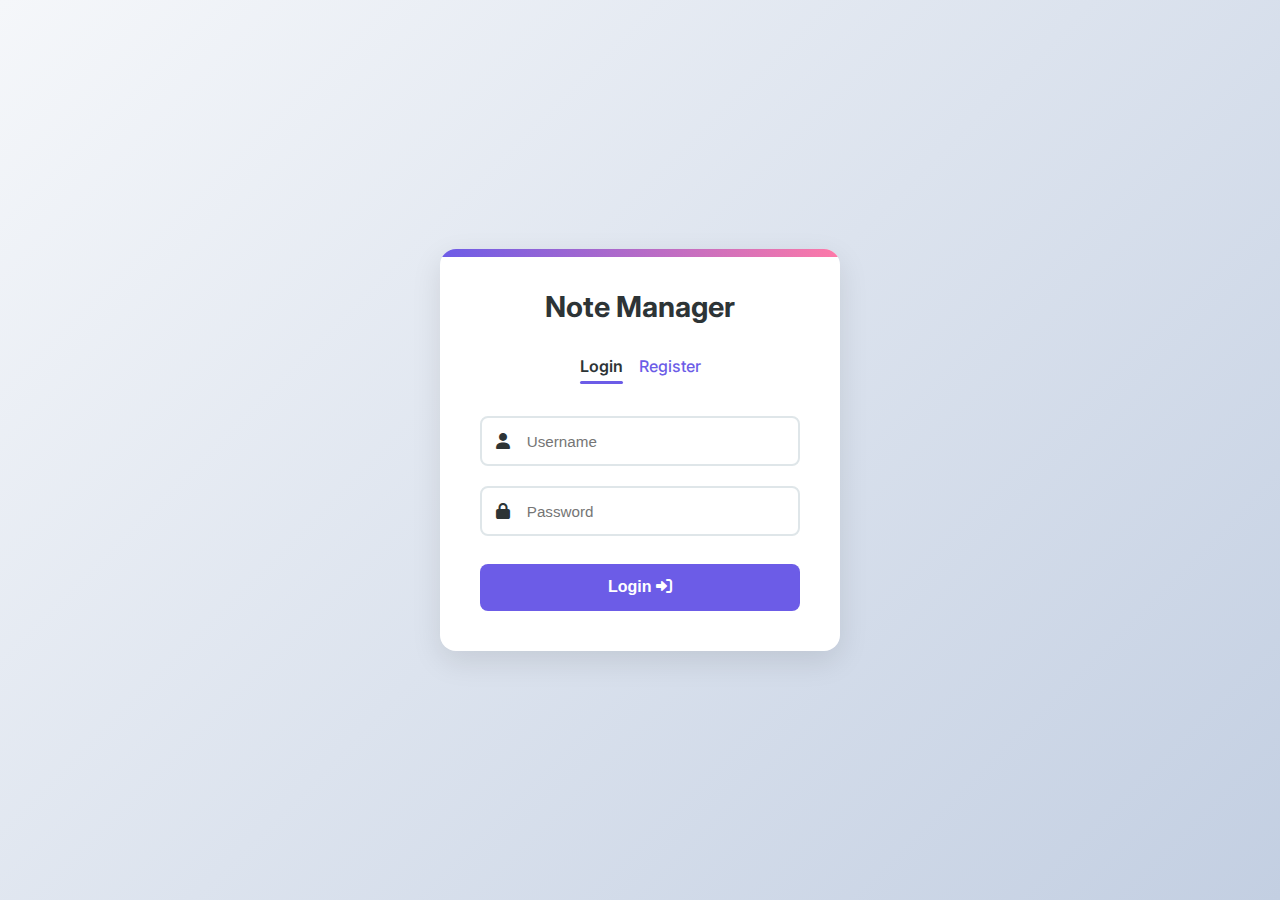
<file: index.html>
<!DOCTYPE html>
<html lang="en">
<head>
    <meta charset="UTF-8">
    <meta name="viewport" content="width=device-width, initial-scale=1.0">
    <title>Note Management System</title>
    <link rel="stylesheet" href="index.css">
    <link href="https://fonts.googleapis.com/css2?family=Inter:wght@400;500;600&display=swap" rel="stylesheet">
    <link rel="stylesheet" href="https://cdnjs.cloudflare.com/ajax/libs/font-awesome/6.0.0-beta3/css/all.min.css">
</head>
<body>
<div class="container">
    <h2>Note Manager</h2>

    <div class="form-toggle">
        <span id="show-login" class="toggle-link active">Login</span>
        <span id="show-register" class="toggle-link">Register</span>
    </div>

    
    <form id="login-form" class="form" method="POST">
        <div class="input-group">
            <i class="fas fa-user input-icon"></i>
            <input type="text" id="login-username" placeholder="Username" required>
        </div>
        <div class="input-group">
            <i class="fas fa-lock input-icon"></i>
            <input type="password" id="login-password" placeholder="Password" required>
        </div>
        <button type="submit">Login <i class="fas fa-sign-in-alt"></i></button>
    </form>

    
    <form id="register-form" class="form hidden" method="POST">
        <div class="input-group">
            <i class="fas fa-user input-icon"></i>
            <input type="text" id="register-name" placeholder="Full Name" required>
        </div>
        <div class="input-group">
            <i class="fas fa-at input-icon"></i>
            <input type="text" id="register-username" placeholder="Username" required>
        </div>
        <div class="input-group">
            <i class="fas fa-lock input-icon"></i>
            <input type="password" id="register-password" placeholder="Password" required>
        </div>
        <button type="submit">Register <i class="fas fa-user-plus"></i></button>
    </form>
</div>

<script src="index.js"></script>
<script src="https://cdn.jsdelivr.net/npm/bootstrap@5.3.0/dist/js/bootstrap.bundle.min.js"></script>
</body>
</html>
</file>
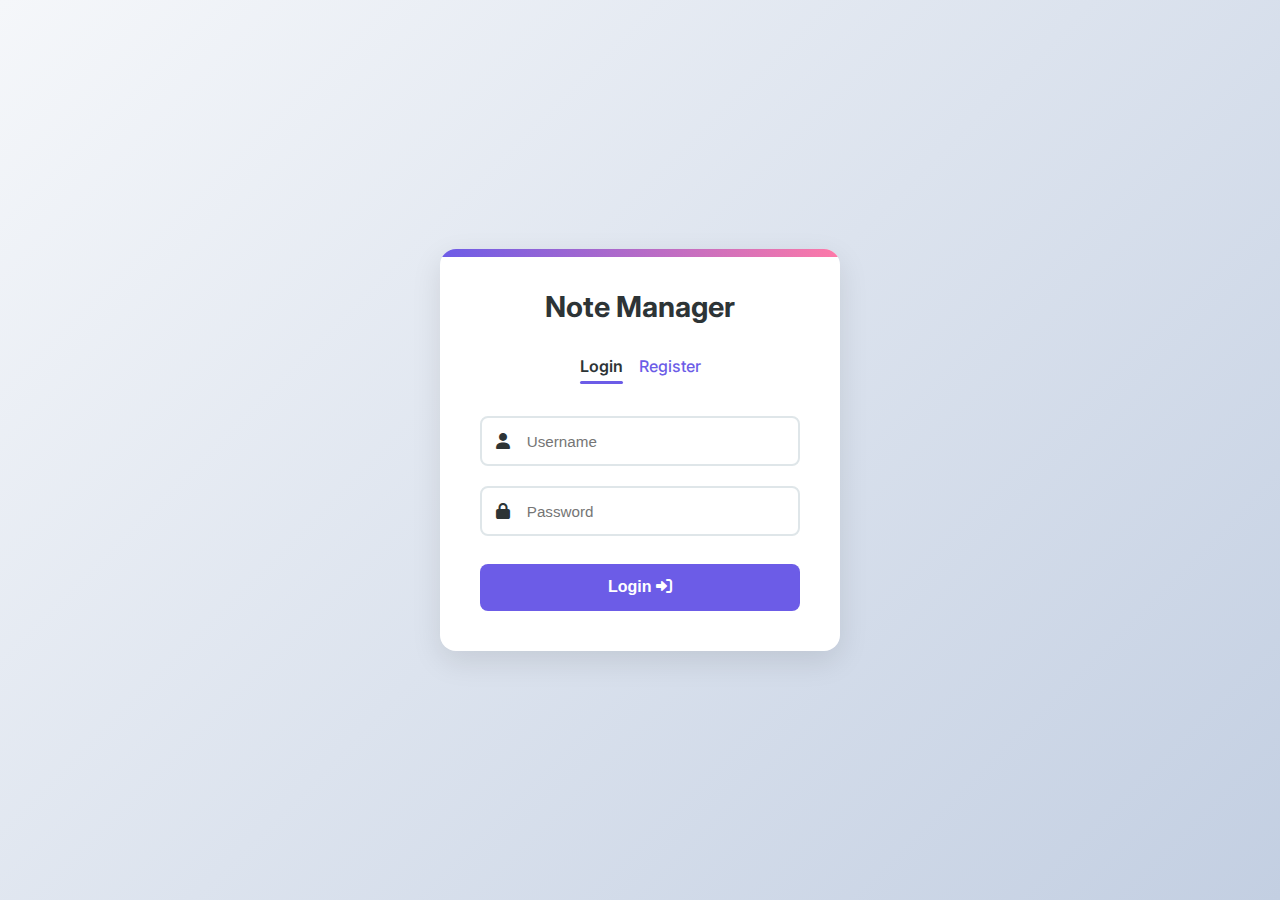
<file: dashboard.html>
<!DOCTYPE html>
<html lang="en">
<head>
    <meta charset="UTF-8">
    <meta name="viewport" content="width=device-width, initial-scale=1.0">
    <title>Dashboard - Notes App</title>
    <link rel="stylesheet" href="dashboard.css">
    <link href="https://fonts.googleapis.com/css2?family=Inter:wght@400;500;600&display=swap" rel="stylesheet">
    <link rel="stylesheet" href="https://cdnjs.cloudflare.com/ajax/libs/font-awesome/6.0.0-beta3/css/all.min.css">
</head>
<body>
<header>
    <h1>Welcome, <span id="user-name"></span></h1>
    <button id="logout-btn">
        <i class="fas fa-sign-out-alt"></i> Logout
    </button>
</header>

<main class="container">
    <form id="note-form" autocomplete="off">
        <input type="text" id="note-title" placeholder="Note Title" required>
        <textarea id="note-content" placeholder="Write your note here..." rows="4" required></textarea>
        <button type="submit">
            <i class="fas fa-plus"></i> Add Note
        </button>
    </form>

    <section id="notes-container"></section>
</main>

<script src="dashboard.js"></script>
<script src="https://cdn.jsdelivr.net/npm/bootstrap@5.3.0/dist/js/bootstrap.bundle.min.js"></script>
</body>
</html>
</file>
<file: index.css>
:root {
    --primary: #6c5ce7;
    --primary-dark: #5649c0;
    --secondary: #a29bfe;
    --accent: #fd79a8;
    --dark: #2d3436;
    --light: #f5f6fa;
    --success: #00b894;
    --danger: #d63031;
    --warning: #fdcb6e;
    --gray: #dfe6e9;
}

* {
    box-sizing: border-box;
    margin: 0;
    padding: 0;
}

body {
    font-family: 'Inter', -apple-system, BlinkMacSystemFont, sans-serif;
    background: linear-gradient(135deg, #f5f7fa 0%, #c3cfe2 100%);
    display: flex;
    justify-content: center;
    align-items: center;
    min-height: 100vh;
    padding: 1rem;
}

.container {
    background: white;
    padding: 2.5rem;
    border-radius: 16px;
    box-shadow: 0 10px 30px rgba(0, 0, 0, 0.1);
    width: 100%;
    max-width: 400px;
    position: relative;
    overflow: hidden;
}

.container::before {
    content: "";
    position: absolute;
    top: 0;
    left: 0;
    width: 100%;
    height: 8px;
    background: linear-gradient(90deg, var(--primary), var(--accent));
}

h2 {
    text-align: center;
    color: var(--dark);
    margin-bottom: 1.5rem;
    font-size: 1.8rem;
}

.form-toggle {
    text-align: center;
    margin-bottom: 2rem;
    font-size: 1rem;
    color: var(--dark);
    display: flex;
    justify-content: center;
    gap: 1rem;
}

.toggle-link {
    cursor: pointer;
    color: var(--primary);
    text-decoration: none;
    font-weight: 500;
    padding: 0.5rem 0;
    position: relative;
    transition: all 0.3s ease;
}

.toggle-link:hover {
    color: var(--primary-dark);
}

.toggle-link.active {
    color: var(--dark);
    font-weight: 600;
}

.toggle-link.active::after {
    content: "";
    position: absolute;
    bottom: 0;
    left: 0;
    width: 100%;
    height: 3px;
    background: var(--primary);
    border-radius: 3px;
}

.form {
    display: flex;
    flex-direction: column;
    gap: 1.25rem;
}

.input-group {
    position: relative;
}

input {
    width: 100%;
    padding: 0.9rem 1rem 0.9rem 2.8rem;
    border: 2px solid var(--gray);
    border-radius: 8px;
    font-size: 0.95rem;
    transition: all 0.3s ease;
}

input:focus {
    border-color: var(--primary);
    outline: none;
    box-shadow: 0 0 0 3px rgba(108, 92, 231, 0.2);
}

.input-icon {
    position: absolute;
    left: 1rem;
    top: 50%;
    transform: translateY(-50%);
    color: var(--dark);
}

button[type="submit"] {
    width: 100%;
    padding: 0.9rem;
    border: none;
    background: var(--primary);
    color: white;
    font-weight: 600;
    cursor: pointer;
    border-radius: 8px;
    font-size: 1rem;
    transition: all 0.3s ease;
    margin-top: 0.5rem;
}

button[type="submit"]:hover {
    background: var(--primary-dark);
    transform: translateY(-2px);
}

.hidden {
    display: none;
}


@media (max-width: 480px) {
    .container {
        padding: 1.5rem;
    }

    h2 {
        font-size: 1.5rem;
    }
}
</file>
<file: dashboard.css>
:root {
    --primary: #6c5ce7;
    --secondary: #a29bfe;
    --accent: #fd79a8;
    --dark: #2d3436;
    --light: #f5f6fa;
    --success: #00b894;
    --danger: #d63031;
    --warning: #fdcb6e;
    --info: #0984e3;
}


* {
    box-sizing: border-box;
    margin: 0;
    padding: 0;
}

body {
    font-family: 'Inter', -apple-system, BlinkMacSystemFont, sans-serif;
    background: var(--light);
    color: var(--dark);
    line-height: 1.6;
    min-height: 100vh;
}


header {
    background: var(--dark);
    color: white;
    padding: 1rem 2rem;
    display: flex;
    justify-content: space-between;
    align-items: center;
    box-shadow: 0 2px 10px rgba(0,0,0,0.1);
}

header h1 {
    font-size: 1.5rem;
    font-weight: 600;
}

#logout-btn {
    background: var(--danger);
    color: white;
    border: none;
    padding: 0.5rem 1rem;
    border-radius: 8px;
    font-weight: 500;
    cursor: pointer;
    transition: all 0.2s ease;
}

#logout-btn:hover {
    background: #c0392b;
    transform: translateY(-1px);
}


.container {
    max-width: 800px;
    margin: 2rem auto;
    padding: 0 1rem;
}


#note-form {
    background: white;
    padding: 1.5rem;
    border-radius: 12px;
    box-shadow: 0 4px 20px rgba(0,0,0,0.05);
    margin-bottom: 2rem;
}

input,
textarea {
    width: 100%;
    padding: 0.75rem;
    margin-bottom: 1rem;
    border: 2px solid #dfe6e9;
    border-radius: 8px;
    font-size: 1rem;
    transition: all 0.2s ease;
}

input:focus,
textarea:focus {
    border-color: var(--primary);
    outline: none;
    box-shadow: 0 0 0 3px rgba(108, 92, 231, 0.2);
}

button[type='submit'] {
    width: 100%;
    padding: 0.75rem;
    background: var(--primary);
    color: white;
    border: none;
    border-radius: 8px;
    font-weight: 600;
    cursor: pointer;
    transition: all 0.2s ease;
}

button[type='submit']:hover {
    background: #5649c0;
    transform: translateY(-1px);
}


#notes-container {
    display: grid;
    grid-template-columns: repeat(auto-fill, minmax(300px, 1fr));
    gap: 1.5rem;
    margin-top: 1rem;
}

.note {
    background: white;
    border-radius: 12px;
    padding: 1.5rem;
    box-shadow: 0 4px 20px rgba(0,0,0,0.05);
    position: relative;
    transition: all 0.2s ease;
}

.note:hover {
    transform: translateY(-3px);
    box-shadow: 0 6px 24px rgba(0,0,0,0.1);
}

.note::before {
    content: "📝";
    font-size: 1.5rem;
    position: absolute;
    top: -15px;
    left: 15px;
    background: white;
    width: 40px;
    height: 40px;
    border-radius: 50%;
    display: flex;
    align-items: center;
    justify-content: center;
    box-shadow: 0 2px 8px rgba(0,0,0,0.1);
}

.note h3 {
    font-size: 1.25rem;
    margin-bottom: 0.5rem;
    color: var(--dark);
    padding-top: 0.5rem;
}

.note small {
    display: block;
    color: #636e72;
    font-size: 0.8rem;
    margin-bottom: 1rem;
}

.note p {
    color: #2d3436;
    margin-bottom: 1.5rem;
    white-space: pre-wrap;
}

.note-actions {
    display: flex;
    gap: 0.5rem;
    justify-content: flex-end;
}

.note-actions button {
    padding: 0.5rem 1rem;
    border-radius: 6px;
    border: none;
    font-weight: 500;
    cursor: pointer;
    transition: all 0.2s ease;
}

.note-actions button:first-child {
    background: var(--secondary);
    color: white;
}

.note-actions button:last-child {
    background: var(--danger);
    color: white;
}

.note-actions button:hover {
    transform: translateY(-1px);
    opacity: 0.9;
}


@media (max-width: 768px) {
    header {
        padding: 1rem;
    }

    .container {
        padding: 0 1rem;
    }

    #notes-container {
        grid-template-columns: 1fr;
    }
}


@keyframes fadeIn {
    from { opacity: 0; transform: translateY(10px); }
    to { opacity: 1; transform: translateY(0); }
}

.note {
    animation: fadeIn 0.3s ease forwards;
}
</file>
